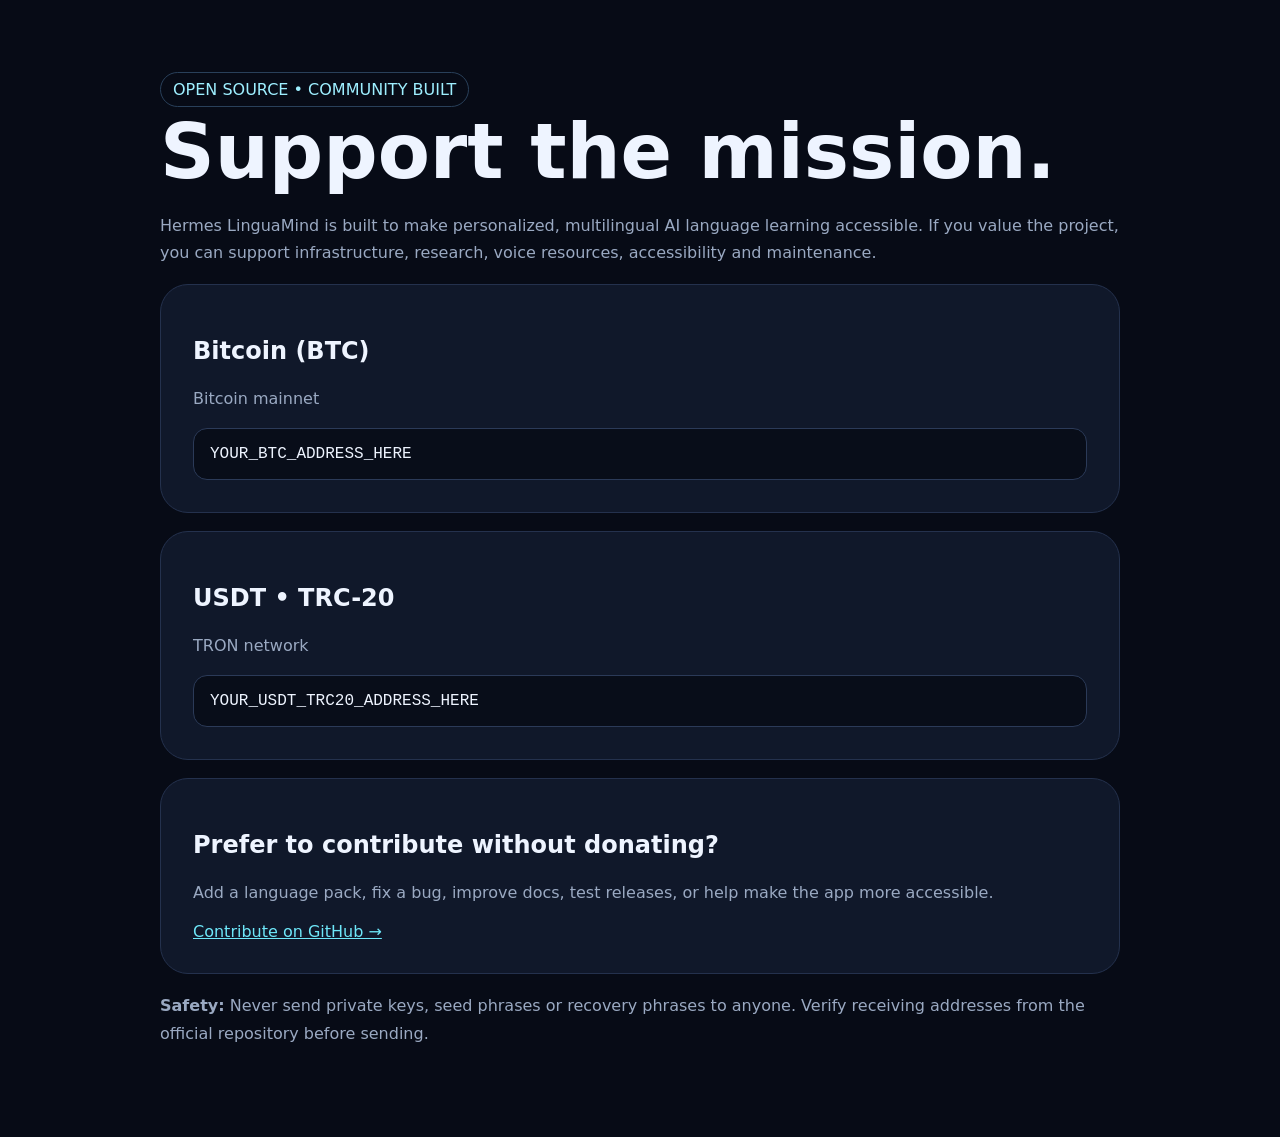
<file: website/support.html>
<!doctype html>
<html lang="en"><head><meta charset="utf-8"><meta name="viewport" content="width=device-width,initial-scale=1">
<title>Support Hermes LinguaMind</title>
<meta name="description" content="Support Hermes LinguaMind open-source language learning.">
<style>
body{margin:0;background:#070b16;color:#eef4ff;font-family:Inter,system-ui,sans-serif}
main{max-width:960px;margin:auto;padding:72px 24px}.card{background:#10182a;border:1px solid #24314d;border-radius:28px;padding:32px;margin:18px 0}
h1{font-size:clamp(40px,7vw,76px);margin:0 0 14px}.muted{color:#9aa9c2;line-height:1.7}
.addr{background:#080d19;border:1px solid #2b3a58;border-radius:14px;padding:16px;word-break:break-all;font-family:ui-monospace,monospace}
a{color:#6ee7f9}
.badge{display:inline-block;border:1px solid #29405a;padding:7px 12px;border-radius:999px;color:#9eefff}
</style></head>
<body><main>
<span class="badge">OPEN SOURCE • COMMUNITY BUILT</span>
<h1>Support the mission.</h1>
<p class="muted">Hermes LinguaMind is built to make personalized, multilingual AI language learning accessible. If you value the project, you can support infrastructure, research, voice resources, accessibility and maintenance.</p>
<div class="card"><h2>Bitcoin (BTC)</h2><p class="muted">Bitcoin mainnet</p><div class="addr">YOUR_BTC_ADDRESS_HERE</div></div>
<div class="card"><h2>USDT • TRC-20</h2><p class="muted">TRON network</p><div class="addr">YOUR_USDT_TRC20_ADDRESS_HERE</div></div>
<div class="card"><h2>Prefer to contribute without donating?</h2><p class="muted">Add a language pack, fix a bug, improve docs, test releases, or help make the app more accessible.</p><a href="https://github.com/mehmood3020932/HermesLinguaMind">Contribute on GitHub →</a></div>
<p class="muted"><strong>Safety:</strong> Never send private keys, seed phrases or recovery phrases to anyone. Verify receiving addresses from the official repository before sending.</p>
</main></body></html>
</file>
